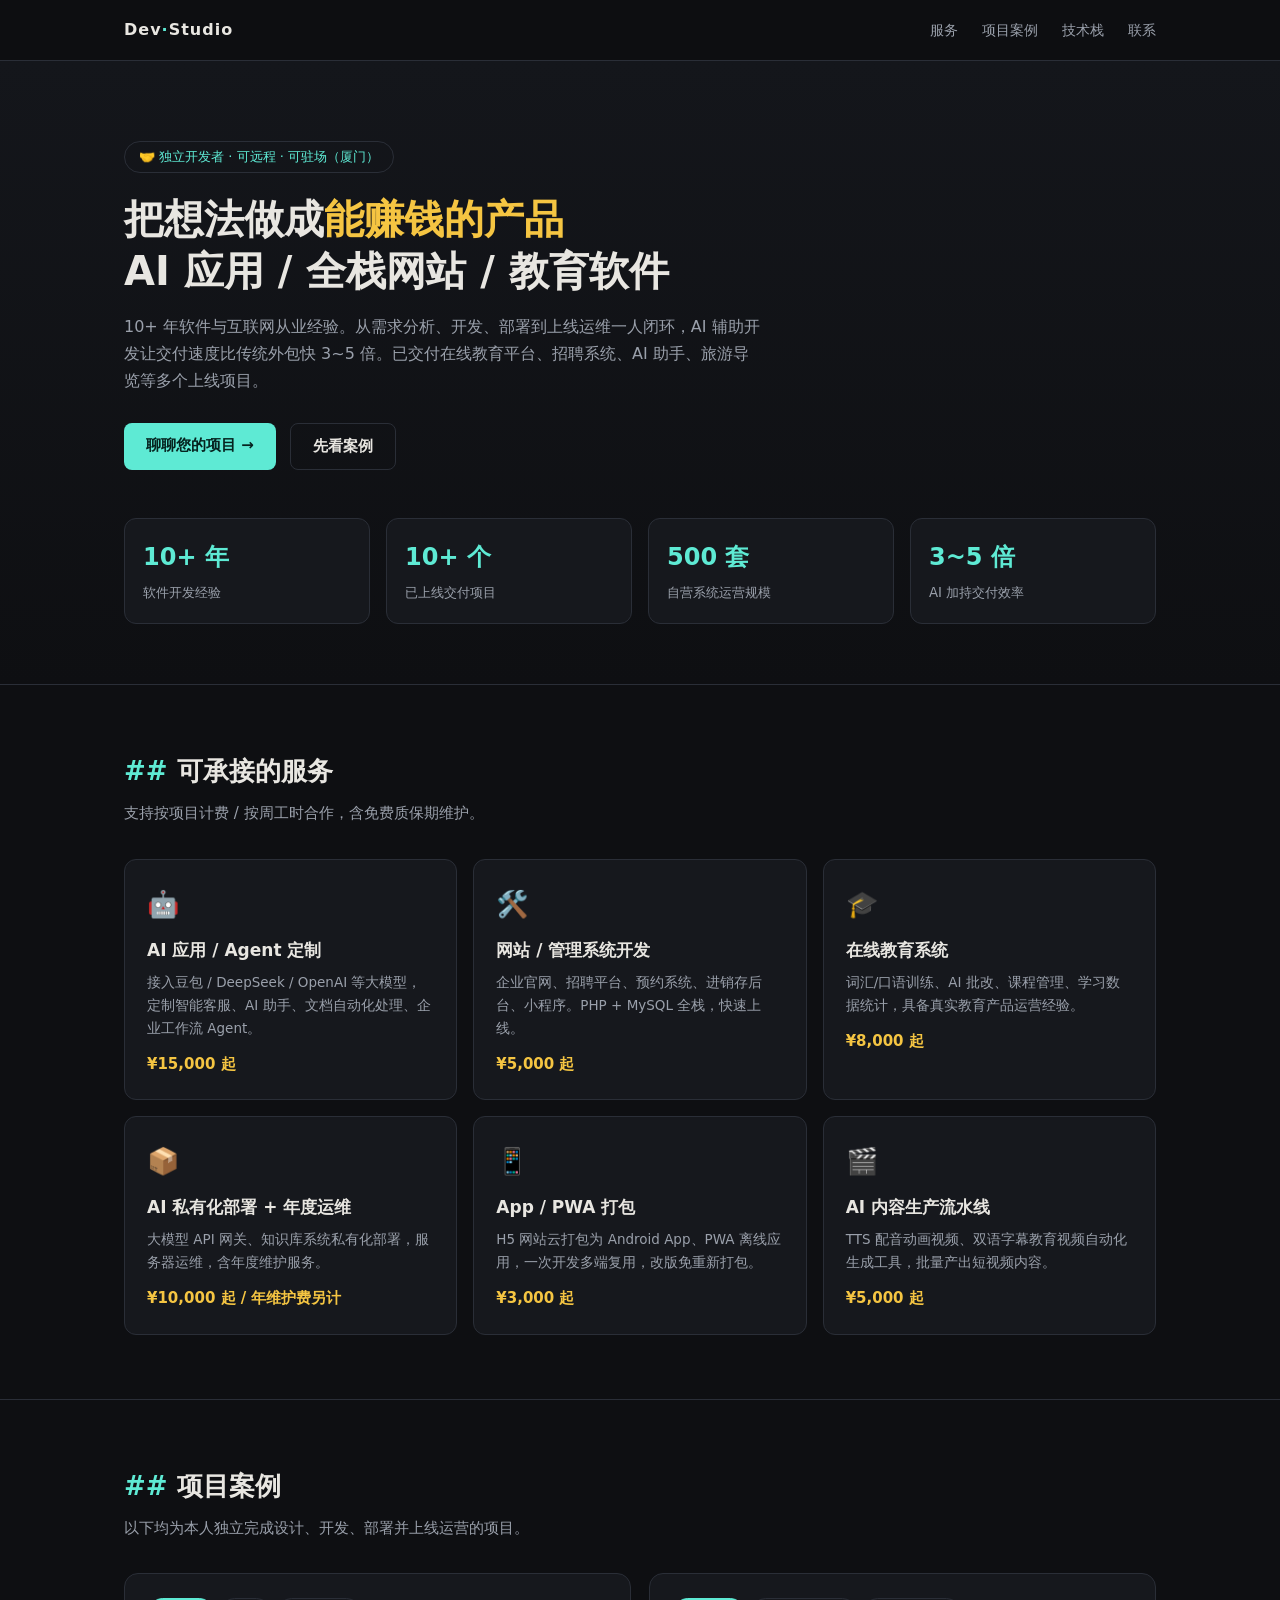
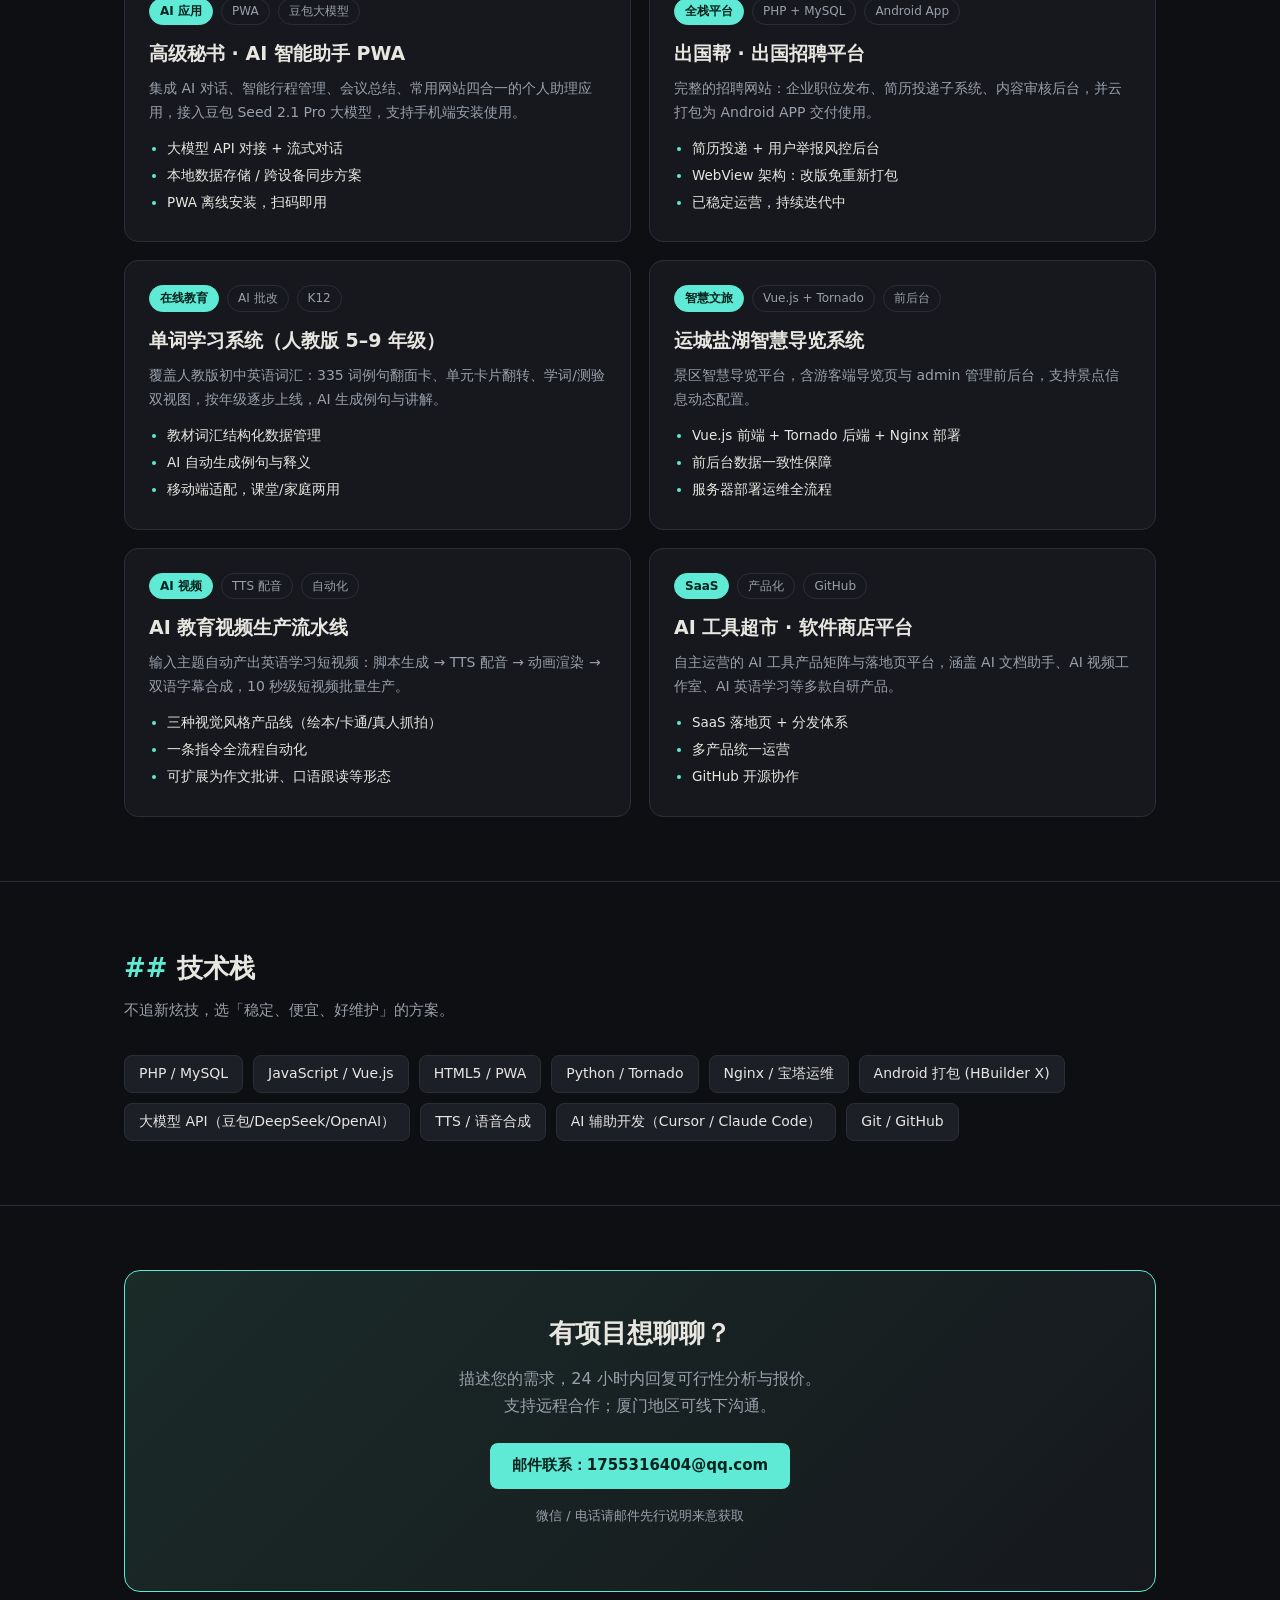
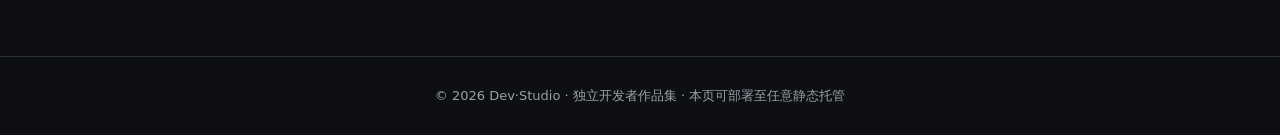
<file: index.html>
<!DOCTYPE html>
<html lang="zh-CN" data-page-node-id="2DWvKpeFvt3JDamtq76N86">
<head data-page-node-id="AHfxKcSWxjbPJThWSnBarW">
<meta charset="UTF-8" data-page-node-id="seCX6jJGgoo27kWespyT9x">
<meta name="viewport" content="width=device-width, initial-scale=1.0" data-page-node-id="RSqaLWivMlK2ojDaXmQWQA">
<title>张总 · 独立开发者 · AI 应用 & 全栈开发作品集</title>
<style>
  :root{
    --bg:#0e0f12; --panel:#16181d; --panel2:#1c1f26; --line:#2a2e37;
    --txt:#e8e6e1; --muted:#9aa0ab; --accent:#5eead4; --accent2:#f5c542; --link:#7cc4ff;
  }
  *{margin:0;padding:0;box-sizing:border-box}
  body{background:var(--bg);color:var(--txt);font-family:"PingFang SC","Microsoft YaHei",system-ui,sans-serif;line-height:1.7}
  a{color:var(--link);text-decoration:none}
  .wrap{max-width:1080px;margin:0 auto;padding:0 24px}

  /* Nav */
  nav{position:sticky;top:0;background:rgba(14,15,18,.92);backdrop-filter:blur(8px);border-bottom:1px solid var(--line);z-index:10}
  nav .wrap{display:flex;align-items:center;justify-content:space-between;height:60px}
  .logo{font-weight:700;letter-spacing:1px}
  .logo span{color:var(--accent)}
  nav ul{display:flex;gap:24px;list-style:none}
  nav a{color:var(--muted);font-size:14px}
  nav a:hover{color:var(--txt)}

  /* Hero */
  header{padding:80px 0 60px;border-bottom:1px solid var(--line);background:linear-gradient(180deg,#14161b 0%,var(--bg) 100%)}
  .tagline{display:inline-block;border:1px solid var(--line);border-radius:999px;padding:4px 14px;font-size:13px;color:var(--accent);margin-bottom:20px}
  h1{font-size:40px;line-height:1.3;font-weight:800}
  h1 em{font-style:normal;color:var(--accent2)}
  .sub{color:var(--muted);margin-top:16px;max-width:640px;font-size:16px}
  .hero-cta{margin-top:28px;display:flex;gap:14px;flex-wrap:wrap}
  .btn{display:inline-block;padding:10px 22px;border-radius:8px;font-size:15px;font-weight:600}
  .btn-primary{background:var(--accent);color:#06231f}
  .btn-ghost{border:1px solid var(--line);color:var(--txt)}
  .stats{display:grid;grid-template-columns:repeat(4,1fr);gap:16px;margin-top:48px}
  .stat{background:var(--panel);border:1px solid var(--line);border-radius:12px;padding:18px}
  .stat b{display:block;font-size:24px;color:var(--accent)}
  .stat small{color:var(--muted)}

  /* Section */
  section{padding:64px 0;border-bottom:1px solid var(--line)}
  h2{font-size:26px;margin-bottom:8px}
  h2::before{content:"## ";color:var(--accent)}
  .sec-desc{color:var(--muted);margin-bottom:32px;font-size:15px}

  /* Services */
  .services{display:grid;grid-template-columns:repeat(3,1fr);gap:16px}
  .service{background:var(--panel);border:1px solid var(--line);border-radius:12px;padding:22px}
  .service .ico{font-size:26px}
  .service h3{font-size:17px;margin:10px 0 6px}
  .service p{font-size:13.5px;color:var(--muted)}
  .service .price{margin-top:12px;color:var(--accent2);font-weight:700;font-size:15px}

  /* Projects */
  .projects{display:grid;grid-template-columns:1fr 1fr;gap:18px}
  .project{background:var(--panel);border:1px solid var(--line);border-radius:14px;padding:24px;transition:.2s}
  .project:hover{border-color:var(--accent);transform:translateY(-2px)}
  .project .meta{display:flex;gap:8px;flex-wrap:wrap;margin-bottom:12px}
  .chip{font-size:12px;color:var(--muted);border:1px solid var(--line);border-radius:999px;padding:2px 10px}
  .chip.hl{color:#06231f;background:var(--accent);border-color:var(--accent);font-weight:600}
  .project h3{font-size:19px;margin-bottom:8px}
  .project p{font-size:14px;color:var(--muted)}
  .project ul{margin:12px 0 0 18px;font-size:13.5px;color:var(--txt)}
  .project li{margin-bottom:4px}
  .project li::marker{color:var(--accent)}

  /* Stack */
  .stack{display:flex;flex-wrap:wrap;gap:10px}
  .stack span{background:var(--panel2);border:1px solid var(--line);border-radius:8px;padding:6px 14px;font-size:14px}

  /* Contact */
  .contact-box{background:linear-gradient(135deg,#1a2b28,#16181d);border:1px solid var(--accent);border-radius:16px;padding:40px;text-align:center}
  .contact-box h2::before{content:""}
  .contact-box p{color:var(--muted);margin:10px 0 24px}

  footer{padding:28px 0;color:var(--muted);font-size:13px;text-align:center}

  @media(max-width:768px){
    h1{font-size:28px}
    .services,.projects{grid-template-columns:1fr}
    .stats{grid-template-columns:repeat(2,1fr)}
    nav ul{display:none}
  }
</style>
</head>
<body data-page-node-id="MJN3TFmi7J4aCPXH2RxhFQ">

<nav data-page-node-id="lVT7PIKDT1yalM5jepzpSy">
  <div class="wrap" data-page-node-id="nrDcl8BNeHjnNWrHAdICu5">
    <div class="logo" data-page-node-id="fRNZzEeyJ8oXDDxb2BMBCv">Dev<span data-page-node-id="gj3TfNGTCkNKzjDJpZVipL">·</span>Studio</div>
    <ul data-page-node-id="Vehu5q4G8G997wJ48m5oov">
      <li data-page-node-id="Fv4wBGCA7cJylRzQuHfCAJ"><a href="#services" data-page-node-id="b5ZnuXLTNHLMkGGXwYdaxj">服务</a></li>
      <li data-page-node-id="yYCS6auAHKk9ycacBGXeXp"><a href="#projects" data-page-node-id="8YdvCNBTx1GHh05MxRke0v">项目案例</a></li>
      <li data-page-node-id="JuFU5Gb6nD0to054Um5TgE"><a href="#stack" data-page-node-id="kaBSIDY9GCJSLzALTb0OLW">技术栈</a></li>
      <li data-page-node-id="v35KqCyzb2D72f8ITX65Qs"><a href="#contact" data-page-node-id="B4lgQh16IjEWTCb0PI2iJK">联系</a></li>
    </ul>
  </div>
</nav>

<header data-page-node-id="CGxs3tP2GRhjoB2uHKUk94">
  <div class="wrap" data-page-node-id="3CRjpbAjNg6sYWAie0Aka8">
    <span class="tagline" data-page-node-id="Q1iwKLWMeeaGPRJFFcuMId">🤝 独立开发者 · 可远程 · 可驻场（厦门）</span>
    <h1 data-page-node-id="Gxr1DK8h9ET4KoVlHjXRdV">把想法做成<em data-page-node-id="q8QcIwE13HxqVudxp7WwjA">能赚钱的产品</em><br data-page-node-id="8ezrimoa8fyCN2HlHNcxqS">AI 应用 / 全栈网站 / 教育软件</h1>
    <p class="sub" data-page-node-id="Fx0wTVgLSTqX3iGgucKS1x">10+ 年软件与互联网从业经验。从需求分析、开发、部署到上线运维一人闭环，AI 辅助开发让交付速度比传统外包快 3~5 倍。已交付在线教育平台、招聘系统、AI 助手、旅游导览等多个上线项目。</p>
    <div class="hero-cta" data-page-node-id="y89UoSjGjqQ3HfM6vkudgj">
      <a class="btn btn-primary" href="#contact" data-page-node-id="RfbrFZxFTfUoEwIIlaJFOv">聊聊您的项目 →</a>
      <a class="btn btn-ghost" href="#projects" data-page-node-id="RVGk8LiPrzMaf4lRIqrrs0">先看案例</a>
    </div>
    <div class="stats" data-page-node-id="q3LXe1b787oreMXeZR5pbE">
      <div class="stat" data-page-node-id="Cs372ruRONUEMvVSQmN3Ud"><b data-page-node-id="HO8oEwhfXCVZzyJPeQZNrP">10+ 年</b><small data-page-node-id="n8T6lRaNmJCzCvqYL9lCMR">软件开发经验</small></div>
      <div class="stat" data-page-node-id="HnxFl2CfSlLhrQK6eKAIuL"><b data-page-node-id="DwXMBGcXEXXb7Qu15hVJ3i">10+ 个</b><small data-page-node-id="CLuzjmpeheO6DxKLzADTRs">已上线交付项目</small></div>
      <div class="stat" data-page-node-id="Gue6HaK3Kv4VQW7nIt5iwX"><b data-page-node-id="BHbSZ1c7LzXUb3j1xH3psD">500 套</b><small data-page-node-id="ng54VBhzVJIy9q0StHktdr">自营系统运营规模</small></div>
      <div class="stat" data-page-node-id="NEJN8ELgwzc6iIw3rGe1Vu"><b data-page-node-id="M6K6dahl8FTXj3mRdWEd2r">3~5 倍</b><small data-page-node-id="0S2y6qfMWFL6bMs3xssy18">AI 加持交付效率</small></div>
    </div>
  </div>
</header>

<section id="services" data-page-node-id="vaucvHnOzHFBAVMA6D7P7a">
  <div class="wrap" data-page-node-id="gsHiqrmn5pchWdKVfbDmEA">
    <h2 data-page-node-id="kkQRto63jmFnxdgYMcEztR">可承接的服务</h2>
    <p class="sec-desc" data-page-node-id="zNOB9ofFjYi4XnYJ1GqEHr">支持按项目计费 / 按周工时合作，含免费质保期维护。</p>
    <div class="services" data-page-node-id="BW1bH2sh8V7Q26SvLyGdvJ">
      <div class="service" data-page-node-id="8WNDL3pFObzKFotbtX7AK6">
        <div class="ico" data-page-node-id="VisvrLRgOze1OXhEL2OHU3">🤖</div>
        <h3 data-page-node-id="Ijf06RAcSbc2Xo2p7BFQwp">AI 应用 / Agent 定制</h3>
        <p data-page-node-id="iiLDxvHPKYws2YqzeW5Tbe">接入豆包 / DeepSeek / OpenAI 等大模型，定制智能客服、AI 助手、文档自动化处理、企业工作流 Agent。</p>
        <div class="price" data-page-node-id="pFkF8mPyT0qegTX1VlfcId">¥15,000 起</div>
      </div>
      <div class="service" data-page-node-id="fTDqjcwk2TxEUqsQsCVygV">
        <div class="ico" data-page-node-id="JmMs4UjEjXro5W2rG1pov1">🛠️</div>
        <h3 data-page-node-id="uWLDW341HTkzdEFWy9CBFG">网站 / 管理系统开发</h3>
        <p data-page-node-id="xYIXARqSeQgWtU7l04kDiL">企业官网、招聘平台、预约系统、进销存后台、小程序。PHP + MySQL 全栈，快速上线。</p>
        <div class="price" data-page-node-id="EJ7XEl4Ub8hZ04kxN6vdNy">¥5,000 起</div>
      </div>
      <div class="service" data-page-node-id="RMg0YncEOD1EpfLg1SGCoT">
        <div class="ico" data-page-node-id="xb7MwDi2Z33l8yR0UDLcbt">🎓</div>
        <h3 data-page-node-id="MGKfw7ilMce5tkW5oROREA">在线教育系统</h3>
        <p data-page-node-id="dbIksv0xgTSQY68zRxgEyG">词汇/口语训练、AI 批改、课程管理、学习数据统计，具备真实教育产品运营经验。</p>
        <div class="price" data-page-node-id="YyDcXDAliB4FxVpbnuGZTk">¥8,000 起</div>
      </div>
      <div class="service" data-page-node-id="JRzuluNAFzo6XGMKUKHOyp">
        <div class="ico" data-page-node-id="eomAhzfeCeT6hRHPZrAupv">📦</div>
        <h3 data-page-node-id="k4vqwu0qQCe1UfGl2PCkEi">AI 私有化部署 + 年度运维</h3>
        <p data-page-node-id="Id9d08nu8qzEQpbpjWANU9">大模型 API 网关、知识库系统私有化部署，服务器运维，含年度维护服务。</p>
        <div class="price" data-page-node-id="6Xl8AuC3frDGx75bPhHPhj">¥10,000 起 / 年维护费另计</div>
      </div>
      <div class="service" data-page-node-id="hTTAW2EQeAfGsLGiKoFsl0">
        <div class="ico" data-page-node-id="L7FPeKCZUb4ChgmMkAJYIS">📱</div>
        <h3 data-page-node-id="Z2Cpqk2pNmhk8dWHdHoimg">App / PWA 打包</h3>
        <p data-page-node-id="CiZNgPrl95H0EDoJjWFRVA">H5 网站云打包为 Android App、PWA 离线应用，一次开发多端复用，改版免重新打包。</p>
        <div class="price" data-page-node-id="Tg2G81LR4RTTqDo9vjttiz">¥3,000 起</div>
      </div>
      <div class="service" data-page-node-id="9bdY6FHXlbleOQF21BcCQM">
        <div class="ico" data-page-node-id="7AyEJRzK1Mu71AcbYMDr2p">🎬</div>
        <h3 data-page-node-id="xotowt5PMSkYFm94i2xZYD">AI 内容生产流水线</h3>
        <p data-page-node-id="cFNN10JrEFkOHOOVLfbWaP">TTS 配音动画视频、双语字幕教育视频自动化生成工具，批量产出短视频内容。</p>
        <div class="price" data-page-node-id="1nzhwsnNZENhsi5cXY9xkf">¥5,000 起</div>
      </div>
    </div>
  </div>
</section>

<section id="projects" data-page-node-id="FgCElYr8TY0JjlZBUVK9rE">
  <div class="wrap" data-page-node-id="beBJSr2cG4HHK1EZC8zKFR">
    <h2 data-page-node-id="HM5NNUZLGTGRKFZA2xvRGO">项目案例</h2>
    <p class="sec-desc" data-page-node-id="lZ44I1s4dL0HzinbPxBfTs">以下均为本人独立完成设计、开发、部署并上线运营的项目。</p>
    <div class="projects" data-page-node-id="r0G87Y0fp8wq0nmFWc1cco">

      <div class="project" data-page-node-id="XWe2KXOS7MrHU6Cg2yFf6b">
        <div class="meta" data-page-node-id="dYxveE0wVS7bS5YEOf8fmL"><span class="chip hl" data-page-node-id="jyJbTOsIJT9mdj22hC8rXF">AI 应用</span><span class="chip" data-page-node-id="x3GIDlcR0bvnhJYF66bL2q">PWA</span><span class="chip" data-page-node-id="wb2XpnShBF8bF4HizPTOPX">豆包大模型</span></div>
        <h3 data-page-node-id="pHCuUQ5Cfsrh5ipjrrCjQZ">高级秘书 · AI 智能助手 PWA</h3>
        <p data-page-node-id="ovnDYyaVxADSFU7X5C2Q49">集成 AI 对话、智能行程管理、会议总结、常用网站四合一的个人助理应用，接入豆包 Seed 2.1 Pro 大模型，支持手机端安装使用。</p>
        <ul data-page-node-id="HcYDUk2fIN1BUCEwbVKlNj">
          <li data-page-node-id="ez8t4tQIodyOTKD4gt9C8a">大模型 API 对接 + 流式对话</li>
          <li data-page-node-id="6fbi5GVmknbhPvgHGSXPqW">本地数据存储 / 跨设备同步方案</li>
          <li data-page-node-id="1bGIL1A67MuRsHspI4BPhY">PWA 离线安装，扫码即用</li>
        </ul>
      </div>

      <div class="project" data-page-node-id="GeiMEWqZ03sbMtqdy1KZgG">
        <div class="meta" data-page-node-id="VOzKjjKcybLgVNcYg3Os55"><span class="chip hl" data-page-node-id="qYVJ9XupozuZOAZAKOnczf">全栈平台</span><span class="chip" data-page-node-id="hZrNFE0vn7FRPhk0WFx3JW">PHP + MySQL</span><span class="chip" data-page-node-id="lRayEDPwdfoiJ3J3SWCHmO">Android App</span></div>
        <h3 data-page-node-id="qDj4usu2GUwzwg7jpEztCb">出国帮 · 出国招聘平台</h3>
        <p data-page-node-id="DPUsJPybWD56eewe5l4AMW">完整的招聘网站：企业职位发布、简历投递子系统、内容审核后台，并云打包为 Android APP 交付使用。</p>
        <ul data-page-node-id="3CdBXbcFmYetygEP2TDAwY">
          <li data-page-node-id="FRGHADZO2GxCr7241fQWcx">简历投递 + 用户举报风控后台</li>
          <li data-page-node-id="WxIzR7mW5UQmyWqqsVdQc4">WebView 架构：改版免重新打包</li>
          <li data-page-node-id="DVxp5jH46sjNCCvWo1WU80">已稳定运营，持续迭代中</li>
        </ul>
      </div>

      <div class="project" data-page-node-id="nH576pSWTJAigaNGaYFutS">
        <div class="meta" data-page-node-id="Ox7axjHfdQKjglVqCSxYMI"><span class="chip hl" data-page-node-id="4OdkuL8FStbUCT7KfJ9gWx">在线教育</span><span class="chip" data-page-node-id="P8EnJ0MxqhbDwuAOiGDXUn">AI 批改</span><span class="chip" data-page-node-id="rhiP0meocdeRXtQYvlloNU">K12</span></div>
        <h3 data-page-node-id="h09DDCzfEmx0wX20A1zyUY">单词学习系统（人教版 5–9 年级）</h3>
        <p data-page-node-id="cVrVjwlFRVOMy34iTGE2Rq">覆盖人教版初中英语词汇：335 词例句翻面卡、单元卡片翻转、学词/测验双视图，按年级逐步上线，AI 生成例句与讲解。</p>
        <ul data-page-node-id="eZYOrVEN25qQcqebQyCswl">
          <li data-page-node-id="vb1YWBSSy7toxwest1Rkv3">教材词汇结构化数据管理</li>
          <li data-page-node-id="nMqNwsNFRdVBnlFzNm4rOb">AI 自动生成例句与释义</li>
          <li data-page-node-id="tfqjpzF6jHvALRaUtqHmvF">移动端适配，课堂/家庭两用</li>
        </ul>
      </div>

      <div class="project" data-page-node-id="AHebXzVOCbVYYLoFSLMwlv">
        <div class="meta" data-page-node-id="5ncpr0d86nqCL0LcFZ8TmJ"><span class="chip hl" data-page-node-id="MDkTTHpeYxOwzVIZ55M6LC">智慧文旅</span><span class="chip" data-page-node-id="R679O66NnEUml7W2XeIAno">Vue.js + Tornado</span><span class="chip" data-page-node-id="LtVdxT8Pd33LX9cIiOgo0U">前后台</span></div>
        <h3 data-page-node-id="B9x4pUOA7ZBywmnAjZsx5X">运城盐湖智慧导览系统</h3>
        <p data-page-node-id="5ZrxJHWPc9JutbvSqxnhlL">景区智慧导览平台，含游客端导览页与 admin 管理前后台，支持景点信息动态配置。</p>
        <ul data-page-node-id="LrYiy6Vb0i02oM2RKIdBom">
          <li data-page-node-id="Ow6wpig65OD8S9GI5r7hy1">Vue.js 前端 + Tornado 后端 + Nginx 部署</li>
          <li data-page-node-id="fo3W6bGMzOS0QXfwCPM9fx">前后台数据一致性保障</li>
          <li data-page-node-id="b5dqH0RpFIKLwUnGBwbaD1">服务器部署运维全流程</li>
        </ul>
      </div>

      <div class="project" data-page-node-id="QUYIzfwZNQQzNfojhz8Uo8">
        <div class="meta" data-page-node-id="zw8vp4tCUnxZVuY1PRofV6"><span class="chip hl" data-page-node-id="ORpqxDVt7jP4ZIExJas9jR">AI 视频</span><span class="chip" data-page-node-id="FgG7EG4bO0HZzJtAia9TF9">TTS 配音</span><span class="chip" data-page-node-id="sxLJX9DAwLt7mM1kRRFydL">自动化</span></div>
        <h3 data-page-node-id="JjUmTHyTk3noYx8qUXeyPJ">AI 教育视频生产流水线</h3>
        <p data-page-node-id="ubIfi07vWLthWzke5rkqAp">输入主题自动产出英语学习短视频：脚本生成 → TTS 配音 → 动画渲染 → 双语字幕合成，10 秒级短视频批量生产。</p>
        <ul data-page-node-id="2FfUpaBDynf7P1lrPH5JES">
          <li data-page-node-id="jI5mEMKlTXF7AhAF2gwFUu">三种视觉风格产品线（绘本/卡通/真人抓拍）</li>
          <li data-page-node-id="4MI4z7hY1ZBE9ysnpidIzX">一条指令全流程自动化</li>
          <li data-page-node-id="Ph1pEq7AH0lKZycVtY9FiH">可扩展为作文批讲、口语跟读等形态</li>
        </ul>
      </div>

      <div class="project" data-page-node-id="lHcLrFf9NzEsVzphdrxLGx">
        <div class="meta" data-page-node-id="dHYhfkxaXDhcQQyDeBDYyl"><span class="chip hl" data-page-node-id="FMYJ0m9g9EuakTZvrgM9vB">SaaS</span><span class="chip" data-page-node-id="HLwTIc8pB3Qq2aGHix6gC3">产品化</span><span class="chip" data-page-node-id="V3FAaKeuZ3km1M4Mk5RN2j">GitHub</span></div>
        <h3 data-page-node-id="2PhN99xByfJSrazHE915Nw">AI 工具超市 · 软件商店平台</h3>
        <p data-page-node-id="uTQzmIEYnJej4OJr9WY1eE">自主运营的 AI 工具产品矩阵与落地页平台，涵盖 AI 文档助手、AI 视频工作室、AI 英语学习等多款自研产品。</p>
        <ul data-page-node-id="eeHTU65sYJMGec2svjPe2o">
          <li data-page-node-id="UxbSx6FHE8Sanwin3b0NFd">SaaS 落地页 + 分发体系</li>
          <li data-page-node-id="vyKunvze5rhnV1o8IO0LVF">多产品统一运营</li>
          <li data-page-node-id="XREaZajdhnLgEcP8BNhfrC">GitHub 开源协作</li>
        </ul>
      </div>

    </div>
  </div>
</section>

<section id="stack" data-page-node-id="KJTlVRh2sOOauhvHzZF7TB">
  <div class="wrap" data-page-node-id="RHVrAXAYmUsdLL44Lbon7U">
    <h2 data-page-node-id="R9kF1rL8nBPvGf3ZiErCks">技术栈</h2>
    <p class="sec-desc" data-page-node-id="vVmpmku9Lo902AWGhU58By">不追新炫技，选「稳定、便宜、好维护」的方案。</p>
    <div class="stack" data-page-node-id="1Bb76vQYTgn9uTilnyTsQR">
      <span data-page-node-id="a6huklWFYffJqrVeFHZgdH">PHP / MySQL</span><span data-page-node-id="siDjCIZr0fEopLDvYLP8Fg">JavaScript / Vue.js</span><span data-page-node-id="xsWz7q20kI6iG2vaqAyeum">HTML5 / PWA</span>
      <span data-page-node-id="ISCuLTv0tk7RkUrMywqFph">Python / Tornado</span><span data-page-node-id="wpevLMbmVe7VYKVyJTFDbi">Nginx / 宝塔运维</span><span data-page-node-id="sELt1iZZPsKiY6dGyIAjs4">Android 打包 (HBuilder X)</span>
      <span data-page-node-id="E88GMi4qoZohFWkmTIQIM1">大模型 API（豆包/DeepSeek/OpenAI）</span><span data-page-node-id="8tNebjSioE0VlG47cT0FZi">TTS / 语音合成</span>
      <span data-page-node-id="cT7ZAXNaD8RxLnAZDWFOAD">AI 辅助开发（Cursor / Claude Code）</span><span data-page-node-id="a3s7sMhxjklDPkRADodgKp">Git / GitHub</span>
    </div>
  </div>
</section>

<section id="contact" data-page-node-id="qib7qUR0IYWboz7UK9OKB2">
  <div class="wrap" data-page-node-id="lDA1x3FiLUSVibVHkE4o2O">
    <div class="contact-box" data-page-node-id="xc5RBNkKDaNw4eMuNjyZFt">
      <h2 data-page-node-id="vS51LzKi76tDPSQcRQnwHo">有项目想聊聊？</h2>
      <p data-page-node-id="CETkHKF2YP9QxFC27tGEdE">描述您的需求，24 小时内回复可行性分析与报价。<br data-page-node-id="4oZ0EtWedatObncTvaSwyo">支持远程合作；厦门地区可线下沟通。</p>
      <a class="btn btn-primary" href="mailto:1755316404@qq.com" data-page-node-id="7bou5Gg2MBH6INwK82b7XC">邮件联系：1755316404@qq.com</a>
      <p style="margin-top:16px;font-size:13px" data-page-node-id="qMWxbZKf26aC5cBP2bJt6z">微信 / 电话请邮件先行说明来意获取</p>
    </div>
  </div>
</section>

<footer data-page-node-id="u5AOdYPKJorQHOnyJsRAhL">© 2026 Dev·Studio · 独立开发者作品集 · 本页可部署至任意静态托管</footer>

</body>
</html>
</file>
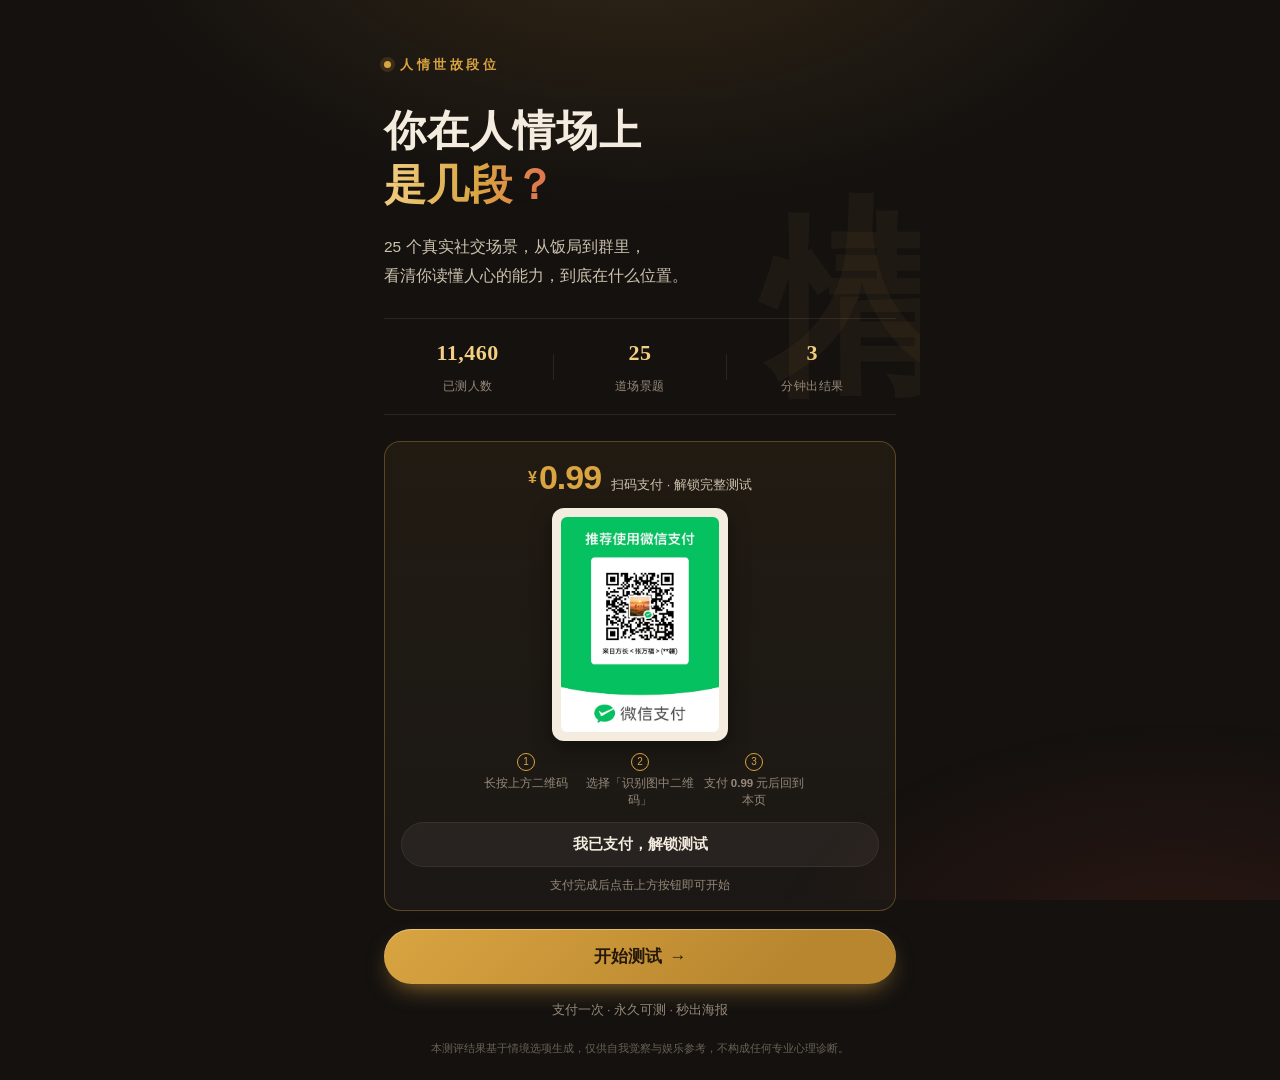
<file: renqing/index.html>
<!DOCTYPE html>
<html lang="zh-CN">
<head>
<meta charset="UTF-8">
<meta name="viewport" content="width=device-width, initial-scale=1, viewport-fit=cover">
<meta name="theme-color" content="#14110f">
<title>人情世故段位测试 · 3 分钟测出你在人际场上的段位</title>
<meta name="description" content="25 道真实社交场景，测出你在人情场上的段位——从「初入江湖」到「无招胜有招」。3 分钟出结果，附五维画像与提升建议。">
<meta name="keywords" content="人情世故,段位测试,性格测试,社交能力测试,情商测试,人情世故段位">
<meta property="og:title" content="人情世故段位测试 · 你在人际场上是几段？">
<meta property="og:description" content="25 道真实社交场景，3 分钟测出你的人际段位。">
<meta property="og:type" content="website">
<link rel="icon" href="data:image/svg+xml,<svg xmlns='http://www.w3.org/2000/svg' viewBox='0 0 100 100'><text y='.9em' font-size='90'>🀄</text></svg>">
<link rel="stylesheet" href="css/style.css">
</head>
<body>

<div id="app">

  <!-- ============ 封面 ============ -->
  <section id="view-cover" class="view is-active">
    <div class="cover-bg" aria-hidden="true"></div>

    <div class="cover-inner">
      <div class="brand-row">
        <span class="brand-dot"></span>
        <span class="brand-text" id="brandName">人情世故段位</span>
      </div>

      <h1 class="cover-title">
        你在人情场上<br><em>是几段？</em>
      </h1>

      <p class="cover-sub">
        25 个真实社交场景，从饭局到群里，<br>
        看清你读懂人心的能力，到底在什么位置。
      </p>

      <div class="cover-stats">
        <div class="stat">
          <b id="statUsers">—</b>
          <span>已测人数</span>
        </div>
        <div class="stat-line"></div>
        <div class="stat">
          <b>25</b>
          <span>道场景题</span>
        </div>
        <div class="stat-line"></div>
        <div class="stat">
          <b>3</b>
          <span>分钟出结果</span>
        </div>
      </div>

      <!-- 支付区（config.requirePayment 为 true 且非免密模式时显示） -->
      <div class="pay-box" id="payBox" hidden>
        <div class="pay-head">
          <span class="pay-price"><i>¥</i><b id="payPrice">0.99</b></span>
          <span class="pay-label">扫码支付 · 解锁完整测试</span>
        </div>
        <div class="qr-wrap">
          <img id="payQrImg" src="" alt="收款二维码" draggable="false">
        </div>
        <ol class="pay-steps">
          <li>长按上方二维码</li>
          <li>选择「识别图中二维码」</li>
          <li>支付 <b id="payPrice2">0.99</b> 元后回到本页</li>
        </ol>
        <button id="paidBtn" class="btn btn-ghost btn-paid" type="button">
          我已支付，解锁测试
        </button>
        <p class="pay-hint" id="payHint">支付完成后点击上方按钮即可开始</p>
      </div>

      <!-- 密码区（config.requirePassword 为 true 且支付未开时显示） -->
      <div class="pass-box" id="passBox" hidden>
        <label class="pass-label" for="passInput">输入测试密码</label>
        <div class="pass-row">
          <input id="passInput" type="text" inputmode="text" autocomplete="off"
                 placeholder="例如 RQ-8F3K2A" maxlength="20">
          <button id="passBtn" class="btn btn-ghost" type="button">验证</button>
        </div>
        <p class="pass-hint" id="passHint">密码由发放渠道提供，一码一次</p>
      </div>

      <button id="startBtn" class="btn btn-primary btn-lg" type="button">
        开始测试 <span class="arrow">→</span>
      </button>

      <p class="cover-note">
        <span id="coverNoteText">无需注册 · 结果本地生成 · 秒出海报</span>
      </p>
    </div>

    <div class="cover-foot">
      <p id="coverDisclaimer"></p>
    </div>
  </section>

  <!-- ============ 答题 ============ -->
  <section id="view-quiz" class="view">
    <header class="quiz-head">
      <button id="backBtn" class="icon-btn" type="button" aria-label="上一题">←</button>
      <div class="progress-wrap">
        <div class="progress-bar"><i id="progressFill"></i></div>
      </div>
      <div class="quiz-count"><b id="curNo">1</b><span>/25</span></div>
    </header>

    <div class="quiz-body">
      <p class="quiz-kicker" id="quizDim">场景 · 察言观色</p>
      <h2 class="quiz-title" id="quizText">题目加载中…</h2>
      <div class="opt-list" id="optList"></div>
    </div>

    <footer class="quiz-foot">
      <span class="quiz-tip">凭第一直觉选择，不用反复斟酌</span>
    </footer>
  </section>

  <!-- ============ 计算中 ============ -->
  <section id="view-loading" class="view view-center">
    <div class="loading-wrap">
      <div class="loading-ring"><span></span><span></span><span></span></div>
      <h3 class="loading-title" id="loadingText">正在解析你的人情底色…</h3>
      <p class="loading-sub">比对常模数据，生成专属画像</p>
    </div>
  </section>

  <!-- ============ 结果 ============ -->
  <section id="view-result" class="view">
    <div class="result-head" id="resultHead">
      <div class="rank-emoji" id="rankEmoji">🎴</div>
      <div class="rank-code" id="rankCode">初入江湖</div>
      <h2 class="rank-name" id="rankName">人情小白</h2>
      <p class="rank-tag" id="rankTag"></p>
      <div class="beat-badge">
        你击败了 <b id="beatPct">—</b> 的测试者
      </div>
    </div>

    <div class="card">
      <h3 class="card-title"><span class="tick"></span>你的段位画像</h3>
      <p class="rank-desc" id="rankDesc"></p>
    </div>

    <div class="card">
      <h3 class="card-title"><span class="tick"></span>五维能力分布</h3>
      <div class="dim-list" id="dimList"></div>
      <div class="dim-summary" id="dimSummary"></div>
    </div>

    <div class="card">
      <h3 class="card-title"><span class="tick"></span>你的天然优势</h3>
      <ul class="point-list good" id="strengthList"></ul>
    </div>

    <div class="card">
      <h3 class="card-title"><span class="tick"></span>往上再走一步</h3>
      <ul class="point-list tip" id="adviceList"></ul>
    </div>

    <blockquote class="quote-block" id="quoteBlock"></blockquote>

    <div class="result-actions">
      <button id="posterBtn" class="btn btn-primary btn-lg" type="button">
        生成段位海报
      </button>
      <button id="shareBtn" class="btn btn-ghost btn-lg" type="button">
        分享给朋友
      </button>
      <button id="againBtn" class="btn btn-text" type="button">重新测一次</button>
    </div>

    <p class="result-foot" id="resultFoot"></p>
  </section>

  <!-- ============ 海报弹层 ============ -->
  <div id="posterModal" class="modal" hidden>
    <div class="modal-mask" id="modalMask"></div>
    <div class="modal-panel">
      <div class="modal-head">
        <span>长按图片也可保存</span>
        <button id="modalClose" class="icon-btn" type="button" aria-label="关闭">✕</button>
      </div>
      <div class="poster-scroll">
        <img id="posterImg" alt="段位海报">
      </div>
      <div class="modal-foot">
        <button id="saveImgBtn" class="btn btn-primary btn-lg" type="button">保存到相册</button>
      </div>
      <p class="modal-tip" id="modalTip"></p>
    </div>
  </div>

  <!-- 全局提示 -->
  <div id="toast" class="toast" hidden></div>

</div>

<script src="js/config.js"></script>
<script src="js/questions.js"></script>
<script src="js/results.js"></script>
<script src="js/poster.js"></script>
<script src="js/app.js"></script>
</body>
</html>
</file>
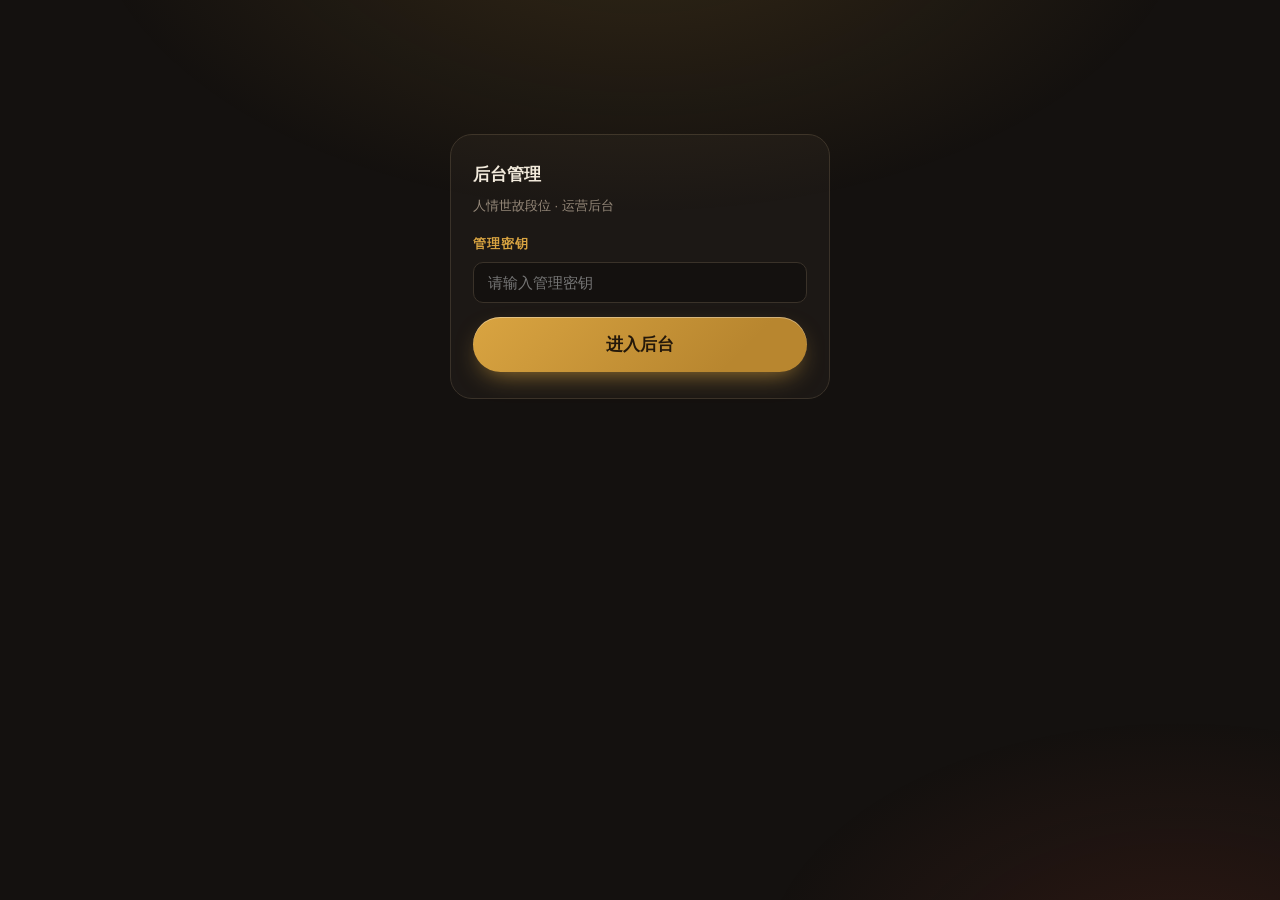
<file: renqing/admin.html>
<!DOCTYPE html>
<html lang="zh-CN">
<head>
<meta charset="UTF-8">
<meta name="viewport" content="width=device-width, initial-scale=1">
<meta name="robots" content="noindex, nofollow">
<title>后台管理 · 人情世故段位</title>
<link rel="stylesheet" href="css/style.css">
<style>
  .admin { max-width: 780px; margin: 0 auto; padding: 26px 18px 60px; }
  .admin-head { display: flex; align-items: center; justify-content: space-between; margin-bottom: 22px; gap: 12px; }
  .admin-head h1 { font-family: var(--serif); font-size: 23px; margin: 0; letter-spacing: 1px; }
  .admin-head h1 small { display: block; font-family: var(--sans); font-size: 11.5px; color: var(--muted); letter-spacing: 2px; font-weight: 400; margin-top: 4px; }

  .login-card { max-width: 380px; margin: 12vh auto 0; padding: 26px 22px; background: var(--ink-2); border: 1px solid var(--line); border-radius: var(--r-lg); }
  .login-card h2 { font-size: 17px; margin: 0 0 6px; }
  .login-card p { font-size: 13px; color: var(--muted); margin: 0 0 18px; }

  .field { margin-bottom: 14px; }
  .field label { display: block; font-size: 12.5px; color: var(--gold); letter-spacing: 1px; margin-bottom: 7px; font-weight: 600; }
  .field input, .field select {
    width: 100%; background: rgba(0,0,0,.28); border: 1px solid var(--line); color: var(--text);
    font-family: inherit; font-size: 15px; padding: 11px 14px; border-radius: 10px; outline: none;
  }
  .field input:focus, .field select:focus { border-color: var(--gold-dim); }
  .field-row { display: flex; gap: 12px; }
  .field-row .field { flex: 1; }

  .tabs { display: flex; gap: 8px; margin-bottom: 18px; flex-wrap: wrap; }
  .tab {
    padding: 9px 18px; border-radius: 999px; border: 1px solid var(--line);
    background: rgba(243,236,223,.04); color: var(--text-2); font-size: 14px; cursor: pointer; font-family: inherit;
  }
  .tab.on { background: rgba(217,164,65,.16); border-color: var(--gold); color: var(--gold-2); font-weight: 600; }

  .panel { background: var(--ink-2); border: 1px solid var(--line-soft); border-radius: var(--r-lg); padding: 20px; margin-bottom: 16px; }
  .panel h3 { font-size: 15px; margin: 0 0 14px; display: flex; align-items: center; gap: 8px; }
  .panel h3::before { content: ""; width: 3px; height: 14px; background: var(--gold); border-radius: 2px; }

  .code-box {
    background: #0d0b09; border: 1px solid var(--line); border-radius: 12px;
    padding: 14px; font-family: ui-monospace, Consolas, monospace; font-size: 13.5px;
    color: var(--gold-2); max-height: 320px; overflow: auto; white-space: pre-wrap;
    line-height: 1.9; letter-spacing: .5px; word-break: break-all;
  }
  .btn-row { display: flex; gap: 10px; flex-wrap: wrap; margin-top: 14px; }
  .btn-sm { padding: 10px 18px; font-size: 14px; }

  .kpi-row { display: flex; gap: 12px; flex-wrap: wrap; margin-bottom: 6px; }
  .kpi { flex: 1 1 130px; background: rgba(217,164,65,.07); border: 1px solid var(--line-soft); border-radius: 14px; padding: 14px; text-align: center; }
  .kpi b { display: block; font-family: var(--serif); font-size: 27px; color: var(--gold-2); }
  .kpi span { font-size: 12px; color: var(--muted); }

  table { width: 100%; border-collapse: collapse; font-size: 13.5px; }
  th, td { text-align: left; padding: 9px 10px; border-bottom: 1px solid var(--line-soft); }
  th { color: var(--muted); font-weight: 500; font-size: 12.5px; }
  td { color: var(--text-2); }

  .notice { font-size: 12.5px; line-height: 1.75; color: var(--muted); background: rgba(217,164,65,.06); border-left: 3px solid var(--gold-dim); padding: 12px 14px; border-radius: 0 10px 10px 0; margin-bottom: 16px; }
  .notice b { color: var(--gold-2); }
  .err { color: var(--red-2); font-size: 13px; margin-top: 10px; }
</style>
</head>
<body>

<div class="admin">

  <!-- 登录 -->
  <div id="loginCard" class="login-card">
    <h2>后台管理</h2>
    <p>人情世故段位 · 运营后台</p>
    <div class="field">
      <label for="keyInput">管理密钥</label>
      <input id="keyInput" type="password" placeholder="请输入管理密钥" autocomplete="off">
    </div>
    <button id="loginBtn" class="btn btn-primary btn-lg" type="button">进入后台</button>
    <p id="loginErr" class="err" hidden></p>
  </div>

  <!-- 面板 -->
  <div id="panel" hidden>
    <div class="admin-head">
      <h1>运营后台<small>REN QING SHI GU · ADMIN</small></h1>
      <button id="logoutBtn" class="icon-btn" type="button" title="退出">⎋</button>
    </div>

    <div class="tabs">
      <button class="tab on" data-tab="pass" type="button">密码管理</button>
      <button class="tab" data-tab="data" type="button">数据统计</button>
      <button class="tab" data-tab="help" type="button">部署说明</button>
    </div>

    <!-- 密码管理 -->
    <section id="tab-pass">
      <div class="notice">
        <b>纯静态模式的说明：</b>当前站点部署在 GitHub Pages，没有服务器，密码池存在
        <code>data/passwords.json</code> 里，所有买家共用同一份。<br>
        流程是：在这里生成一批 → 下载 JSON → 覆盖项目里的 <code>data/passwords.json</code> → 提交更新。
        想要「一码一用、后台看真实数据」，请到「部署说明」里按三步接入 Supabase（免费）。
      </div>

      <div class="panel">
        <h3>批量生成密码</h3>
        <div class="field-row">
          <div class="field">
            <label for="genCount">生成数量</label>
            <input id="genCount" type="number" value="50" min="1" max="2000">
          </div>
          <div class="field">
            <label for="genPrefix">前缀</label>
            <input id="genPrefix" type="text" value="RQ-" maxlength="6">
          </div>
          <div class="field">
            <label for="genLen">随机位数</label>
            <input id="genLen" type="number" value="6" min="4" max="12">
          </div>
        </div>
        <div class="btn-row">
          <button id="genBtn" class="btn btn-primary btn-sm" type="button">生成</button>
          <button id="mergeBtn" class="btn btn-ghost btn-sm" type="button">追加到现有密码池</button>
        </div>
      </div>

      <div class="panel">
        <h3>密码清单</h3>
        <div class="kpi-row">
          <div class="kpi"><b id="kpiTotal">0</b><span>密码总数</span></div>
          <div class="kpi"><b id="kpiUsed">0</b><span>本机已用</span></div>
          <div class="kpi"><b id="kpiLeft">0</b><span>剩余可用</span></div>
        </div>
        <div class="btn-row" style="margin-bottom:12px">
          <button id="loadPoolBtn" class="btn btn-ghost btn-sm" type="button">读取线上密码池</button>
          <button id="copyJsonBtn" class="btn btn-ghost btn-sm" type="button">复制 JSON</button>
          <button id="dlJsonBtn" class="btn btn-ghost btn-sm" type="button">下载 passwords.json</button>
          <button id="dlCsvBtn" class="btn btn-ghost btn-sm" type="button">导出 CSV</button>
        </div>
        <div id="codeBox" class="code-box">尚未生成或读取密码</div>
      </div>
    </section>

    <!-- 数据统计 -->
    <section id="tab-data" hidden>
      <div class="notice" id="dataNotice"></div>
      <div class="panel">
        <h3>总体数据</h3>
        <div class="kpi-row">
          <div class="kpi"><b id="dTotal">0</b><span>完成测试</span></div>
          <div class="kpi"><b id="dAvg">—</b><span>平均分</span></div>
          <div class="kpi"><b id="dTop">—</b><span>最多段位</span></div>
        </div>
      </div>
      <div class="panel">
        <h3>段位分布</h3>
        <table>
          <thead><tr><th>段位</th><th>人数</th><th>占比</th><th>维度趋势</th></tr></thead>
          <tbody id="distBody"><tr><td colspan="4" style="color:var(--muted)">暂无数据</td></tr></tbody>
        </table>
      </div>
      <div class="panel">
        <h3>最近记录</h3>
        <table>
          <thead><tr><th>时间</th><th>总分</th><th>段位</th><th>察言</th><th>分寸</th><th>人情</th><th>话术</th><th>自控</th></tr></thead>
          <tbody id="recentBody"><tr><td colspan="8" style="color:var(--muted)">暂无数据</td></tr></tbody>
        </table>
        <div class="btn-row">
          <button id="exportDataBtn" class="btn btn-ghost btn-sm" type="button">导出全部记录 CSV</button>
          <button id="clearDataBtn" class="btn btn-ghost btn-sm" type="button">清空本机记录</button>
        </div>
      </div>
    </section>

    <!-- 说明 -->
    <section id="tab-help" hidden>
      <div class="panel">
        <h3>上线三步</h3>
        <p style="color:var(--text-2);font-size:14px;line-height:1.9;margin:0">
          1. 把整个 <code>renqing-test</code> 目录推到 GitHub 仓库，Settings → Pages 选 main 分支根目录。<br>
          2. 打开 <code>js/config.js</code>，把 <code>siteUrl</code> 改成你的真实网址（海报上的二维码靠它）。<br>
          3. 改掉 <code>adminKey</code>，生成密码池覆盖 <code>data/passwords.json</code>，完成。
        </p>
      </div>
      <div class="panel">
        <h3>接入 Supabase（一码一用 + 真实数据）</h3>
        <div class="code-box">-- 在 Supabase 的 SQL Editor 里执行
create table rqdw_passwords (
  code   text primary key,
  used   boolean default false,
  used_at timestamptz,
  note   text
);

create table rqdw_results (
  id     bigserial primary key,
  ts     timestamptz default now(),
  total  int,
  rank   text,
  dims   jsonb,
  code   text
);

alter table rqdw_passwords enable row level security;
alter table rqdw_results   enable row level security;

-- 允许匿名读密码（校验用）、匿名写结果
create policy "read pass" on rqdw_passwords for select using (true);
create policy "insert result" on rqdw_results for insert with check (true);
create policy "read result" on rqdw_results for select using (true);</div>
        <p style="color:var(--muted);font-size:13px;line-height:1.8;margin:14px 0 0">
          执行完把 Project URL 和 anon public key 填进 <code>js/config.js</code> 的 <code>supabase</code> 字段即可。
        </p>
      </div>
    </section>

  </div>
</div>

<script src="js/config.js"></script>
<script src="js/questions.js"></script>
<script src="js/results.js"></script>
<script src="js/admin.js"></script>
</body>
</html>
</file>
<file: renqing/css/style.css>
/* ==========================================================
   人情世故段位 · 样式
   深墨底 + 鎏金点缀 + 朱红强调
   ========================================================== */

:root {
  --ink:      #14110f;
  --ink-2:    #1c1815;
  --ink-3:    #262019;
  --line:     #3a3229;
  --line-soft:#2c251e;

  --gold:     #d9a441;
  --gold-2:   #f2cf82;
  --gold-dim: #8b6d2f;
  --red:      #c0442f;
  --red-2:    #e06a52;

  --text:     #f3ecdf;
  --text-2:   #cdc2ae;
  --muted:    #96897a;

  --ok:       #6fae7f;

  --r-sm: 10px;
  --r-md: 16px;
  --r-lg: 22px;

  --serif: "Songti SC", "STSong", "SimSun", Georgia, "Times New Roman", serif;
  --sans: -apple-system, BlinkMacSystemFont, "Segoe UI", "PingFang SC",
          "Hiragino Sans GB", "Microsoft YaHei", "Helvetica Neue", sans-serif;

  --maxw: 560px;
}

* { box-sizing: border-box; -webkit-tap-highlight-color: transparent; }

html, body {
  margin: 0;
  padding: 0;
  background: var(--ink);
  color: var(--text);
  font-family: var(--sans);
  font-size: 16px;
  line-height: 1.65;
  -webkit-font-smoothing: antialiased;
  overscroll-behavior-y: none;
}

body::before {
  content: "";
  position: fixed;
  inset: 0;
  pointer-events: none;
  z-index: 0;
  background:
    radial-gradient(900px 520px at 50% -12%, rgba(217,164,65,.16), transparent 62%),
    radial-gradient(700px 420px at 92% 108%, rgba(192,68,47,.14), transparent 60%);
}

#app {
  position: relative;
  z-index: 1;
  max-width: var(--maxw);
  margin: 0 auto;
  min-height: 100vh;
  min-height: 100dvh;
}

/* ---------------- 视图切换 ---------------- */
.view { display: none; }
.view.is-active { display: block; animation: viewIn .42s cubic-bezier(.22,.8,.3,1); }
.view-center.is-active { display: flex; }

@keyframes viewIn {
  from { opacity: 0; transform: translateY(14px); }
  to   { opacity: 1; transform: none; }
}

/* ---------------- 通用按钮 ---------------- */
.btn {
  appearance: none;
  border: 0;
  font-family: inherit;
  font-size: 16px;
  font-weight: 600;
  border-radius: 999px;
  padding: 13px 24px;
  cursor: pointer;
  transition: transform .16s ease, box-shadow .2s ease, background .2s ease, opacity .2s;
  display: inline-flex;
  align-items: center;
  justify-content: center;
  gap: 8px;
}
.btn:active { transform: scale(.975); }
.btn-lg { width: 100%; padding: 16px 24px; font-size: 17px; }

.btn-primary {
  background: linear-gradient(135deg, var(--gold), #b8862f 78%);
  color: #24180a;
  box-shadow: 0 10px 26px -10px rgba(217,164,65,.75), inset 0 1px 0 rgba(255,255,255,.35);
}
.btn-primary:hover { box-shadow: 0 14px 32px -10px rgba(217,164,65,.9), inset 0 1px 0 rgba(255,255,255,.4); }

.btn-ghost {
  background: rgba(243,236,223,.05);
  color: var(--text);
  border: 1px solid var(--line);
}
.btn-ghost:hover { background: rgba(243,236,223,.1); }

.btn-text {
  background: none;
  color: var(--muted);
  font-weight: 500;
  padding: 10px;
  text-decoration: underline;
  text-underline-offset: 4px;
}
.btn-text:hover { color: var(--text-2); }

.icon-btn {
  appearance: none;
  background: rgba(243,236,223,.05);
  border: 1px solid var(--line);
  color: var(--text-2);
  width: 38px; height: 38px;
  border-radius: 50%;
  font-size: 17px;
  cursor: pointer;
  display: inline-flex; align-items: center; justify-content: center;
  transition: background .2s, color .2s;
  flex: 0 0 auto;
}
.icon-btn:hover { background: rgba(243,236,223,.12); color: var(--text); }

/* ==========================================================
   封面
   ========================================================== */
#view-cover {
  position: relative;
  min-height: 100vh;
  min-height: 100dvh;
  display: none;
  flex-direction: column;
  padding: 0 22px;
}
#view-cover.is-active { display: flex; }

.cover-bg {
  position: absolute; inset: 0;
  overflow: hidden;
  pointer-events: none;
}
.cover-bg::after {
  content: "人情";
  position: absolute;
  right: -34px; top: 42px;
  font-family: var(--serif);
  font-size: 190px;
  font-weight: 700;
  color: rgba(217,164,65,.055);
  writing-mode: vertical-rl;
  letter-spacing: 12px;
  line-height: 1;
}

.cover-inner {
  flex: 1;
  display: flex;
  flex-direction: column;
  justify-content: center;
  padding: 54px 0 18px;
}

.brand-row {
  display: flex; align-items: center; gap: 9px;
  margin-bottom: 30px;
}
.brand-dot {
  width: 7px; height: 7px; border-radius: 50%;
  background: var(--gold);
  box-shadow: 0 0 0 4px rgba(217,164,65,.16);
}
.brand-text {
  font-size: 13px;
  letter-spacing: 3.5px;
  color: var(--gold);
  font-weight: 600;
}

.cover-title {
  font-family: var(--serif);
  font-size: 42px;
  line-height: 1.28;
  font-weight: 700;
  margin: 0 0 20px;
  letter-spacing: 1px;
}
.cover-title em {
  font-style: normal;
  background: linear-gradient(100deg, var(--gold-2), var(--gold) 55%, var(--red-2));
  -webkit-background-clip: text;
  background-clip: text;
  color: transparent;
}

.cover-sub {
  color: var(--text-2);
  font-size: 15.5px;
  line-height: 1.85;
  margin: 0 0 28px;
}

.cover-stats {
  display: flex;
  align-items: center;
  gap: 6px;
  padding: 16px 4px;
  border-top: 1px solid var(--line-soft);
  border-bottom: 1px solid var(--line-soft);
  margin-bottom: 26px;
}
.cover-stats .stat { flex: 1; text-align: center; }
.cover-stats .stat b {
  display: block;
  font-family: var(--serif);
  font-size: 22px;
  color: var(--gold-2);
  letter-spacing: .5px;
}
.cover-stats .stat span { font-size: 11.5px; color: var(--muted); letter-spacing: .5px; }
.cover-stats .stat-line { width: 1px; height: 26px; background: var(--line-soft); flex: 0 0 auto; }

/* 密码区 */
.pass-box {
  margin-bottom: 18px;
  padding: 15px 16px 13px;
  border: 1px solid var(--line);
  border-radius: var(--r-md);
  background: rgba(243,236,223,.035);
}
.pass-label {
  display: block;
  font-size: 12.5px;
  color: var(--gold);
  letter-spacing: 1.5px;
  margin-bottom: 9px;
  font-weight: 600;
}
.pass-row { display: flex; gap: 8px; }
#passInput {
  flex: 1;
  min-width: 0;
  background: rgba(0,0,0,.28);
  border: 1px solid var(--line);
  color: var(--text);
  font-family: var(--sans);
  font-size: 16px;
  letter-spacing: 1.5px;
  padding: 11px 14px;
  border-radius: 999px;
  outline: none;
  transition: border-color .2s, box-shadow .2s;
}
#passInput::placeholder { color: #6b6154; letter-spacing: .5px; }
#passInput:focus { border-color: var(--gold-dim); box-shadow: 0 0 0 3px rgba(217,164,65,.14); }
#passBtn { padding: 11px 20px; flex: 0 0 auto; }

.pass-hint { font-size: 12px; color: var(--muted); margin: 9px 0 0; }
.pass-hint.err { color: var(--red-2); }
.pass-hint.ok  { color: var(--ok); }

/* ---------- 支付区 ---------- */
.pay-box {
  margin-bottom: 18px;
  padding: 18px 16px 15px;
  border: 1px solid rgba(217,164,65,.32);
  border-radius: var(--r-md);
  background: linear-gradient(180deg, rgba(217,164,65,.07), rgba(243,236,223,.03));
  text-align: center;
}
.pay-head {
  display: flex;
  align-items: baseline;
  justify-content: center;
  gap: 10px;
  margin-bottom: 13px;
}
.pay-price {
  color: var(--gold);
  font-weight: 700;
  line-height: 1;
}
.pay-price i {
  font-style: normal;
  font-size: 16px;
  vertical-align: 6px;
  margin-right: 2px;
}
.pay-price b { font-size: 34px; letter-spacing: -1px; }
.pay-label {
  font-size: 13px;
  color: var(--text-2);
  font-weight: 500;
}
.qr-wrap {
  width: 176px;
  margin: 0 auto 12px;
  padding: 9px;
  background: #f3ecdf;
  border-radius: 12px;
  box-shadow: 0 6px 22px rgba(0,0,0,.4);
}
.qr-wrap img {
  display: block;
  width: 100%;
  height: auto;
  border-radius: 6px;
  pointer-events: auto;
  -webkit-touch-callout: default;   /* 允许 iOS 长按识别 */
  -webkit-user-select: none;
  user-select: none;
}
.pay-steps {
  margin: 0 0 13px;
  padding: 0;
  list-style: none;
  counter-reset: step;
  display: flex;
  justify-content: center;
  gap: 6px;
}
.pay-steps li {
  counter-increment: step;
  font-size: 11.5px;
  color: var(--muted);
  line-height: 1.45;
  flex: 1;
  max-width: 108px;
}
.pay-steps li::before {
  content: counter(step);
  display: block;
  width: 16px;
  height: 16px;
  margin: 0 auto 4px;
  border-radius: 50%;
  border: 1px solid var(--gold);
  color: var(--gold);
  font-size: 10px;
  line-height: 15px;
  text-align: center;
}
.btn-paid { width: 100%; padding: 12px; font-size: 14.5px; }
.btn-paid.is-done {
  border-color: var(--ok);
  color: var(--ok);
  pointer-events: none;
}
.pay-hint { font-size: 12px; color: var(--muted); margin: 9px 0 0; }
.pay-hint.err { color: var(--red-2); }
.pay-hint.ok  { color: var(--ok); }

.cover-note {
  text-align: center;
  font-size: 12.5px;
  color: var(--muted);
  margin: 16px 0 0;
}

.cover-foot {
  padding: 0 0 22px;
  text-align: center;
}
.cover-foot p {
  font-size: 11px;
  color: #6b6154;
  line-height: 1.7;
  margin: 0;
}

/* ==========================================================
   答题
   ========================================================== */
#view-quiz { display: none; min-height: 100vh; min-height: 100dvh; flex-direction: column; }
#view-quiz.is-active { display: flex; }

.quiz-head {
  display: flex;
  align-items: center;
  gap: 12px;
  padding: 16px 20px 12px;
  position: sticky;
  top: 0;
  background: linear-gradient(180deg, var(--ink) 74%, rgba(20,17,15,0));
  z-index: 5;
}
.progress-wrap { flex: 1; }
.progress-bar {
  height: 5px;
  border-radius: 999px;
  background: rgba(243,236,223,.09);
  overflow: hidden;
}
.progress-bar i {
  display: block;
  height: 100%;
  width: 4%;
  border-radius: 999px;
  background: linear-gradient(90deg, var(--gold-dim), var(--gold-2));
  transition: width .38s cubic-bezier(.3,.9,.3,1);
}
.quiz-count { font-family: var(--serif); font-size: 14px; color: var(--muted); flex: 0 0 auto; }
.quiz-count b { color: var(--gold-2); font-size: 17px; }

.quiz-body { flex: 1; padding: 14px 22px 0; }

.quiz-kicker {
  font-size: 11.5px;
  letter-spacing: 2.5px;
  color: var(--gold);
  margin: 6px 0 12px;
  font-weight: 600;
}

.quiz-title {
  font-size: 21px;
  line-height: 1.6;
  font-weight: 600;
  margin: 0 0 26px;
  letter-spacing: .2px;
  font-family: var(--sans);
}

.opt-list { display: flex; flex-direction: column; gap: 11px; padding-bottom: 30px; }

.opt {
  display: flex;
  align-items: flex-start;
  gap: 13px;
  width: 100%;
  text-align: left;
  padding: 16px 17px;
  border-radius: var(--r-md);
  border: 1px solid var(--line);
  background: rgba(243,236,223,.035);
  color: var(--text);
  font-family: inherit;
  font-size: 15.5px;
  line-height: 1.6;
  cursor: pointer;
  transition: border-color .18s, background .18s, transform .12s;
  animation: optIn .34s backwards cubic-bezier(.22,.8,.3,1);
}
@keyframes optIn { from { opacity: 0; transform: translateY(10px); } }

.opt:hover { border-color: var(--gold-dim); background: rgba(217,164,65,.07); }
.opt:active { transform: scale(.985); }

.opt .idx {
  flex: 0 0 auto;
  width: 25px; height: 25px;
  border-radius: 50%;
  border: 1px solid var(--line);
  color: var(--muted);
  font-size: 12.5px;
  font-weight: 700;
  display: flex; align-items: center; justify-content: center;
  margin-top: 1px;
  transition: all .18s;
}
.opt.picked {
  border-color: var(--gold);
  background: rgba(217,164,65,.14);
}
.opt.picked .idx { background: var(--gold); border-color: var(--gold); color: #24180a; }

.quiz-foot {
  padding: 10px 22px 26px;
  text-align: center;
}
.quiz-tip { font-size: 12px; color: #6b6154; letter-spacing: .5px; }

/* ==========================================================
   计算中
   ========================================================== */
.view-center {
  min-height: 100vh;
  min-height: 100dvh;
  align-items: center;
  justify-content: center;
  padding: 40px 22px;
}
.loading-wrap { text-align: center; }
.loading-ring {
  display: flex; justify-content: center; gap: 9px;
  margin-bottom: 26px;
}
.loading-ring span {
  width: 11px; height: 11px; border-radius: 50%;
  background: var(--gold);
  animation: bounce 1.05s infinite ease-in-out;
}
.loading-ring span:nth-child(2) { animation-delay: .16s; background: var(--gold-2); }
.loading-ring span:nth-child(3) { animation-delay: .32s; background: var(--red-2); }
@keyframes bounce {
  0%, 70%, 100% { transform: translateY(0); opacity: .45; }
  35%           { transform: translateY(-13px); opacity: 1; }
}
.loading-title {
  font-family: var(--serif);
  font-size: 20px;
  margin: 0 0 10px;
  color: var(--gold-2);
  letter-spacing: 1px;
}
.loading-sub { font-size: 13px; color: var(--muted); margin: 0; }

/* ==========================================================
   结果
   ========================================================== */
#view-result { padding: 0 18px 40px; }

.result-head {
  text-align: center;
  padding: 38px 20px 30px;
  margin: 0 -18px 20px;
  border-radius: 0 0 28px 28px;
  background: linear-gradient(180deg, rgba(217,164,65,.14), rgba(217,164,65,.02));
  border-bottom: 1px solid var(--line-soft);
}
.rank-emoji { font-size: 52px; line-height: 1; margin-bottom: 12px; }
.rank-code {
  font-size: 12px;
  letter-spacing: 5px;
  color: var(--gold);
  margin-bottom: 8px;
  font-weight: 600;
}
.rank-name {
  font-family: var(--serif);
  font-size: 37px;
  font-weight: 700;
  margin: 0 0 10px;
  letter-spacing: 2px;
  background: linear-gradient(100deg, var(--gold-2), var(--gold) 55%, var(--red-2));
  -webkit-background-clip: text;
  background-clip: text;
  color: transparent;
}
.rank-tag {
  font-size: 14px;
  color: var(--text-2);
  margin: 0 0 16px;
  font-style: italic;
}
.beat-badge {
  display: inline-block;
  font-size: 13px;
  color: var(--text-2);
  padding: 7px 18px;
  border-radius: 999px;
  border: 1px solid var(--gold-dim);
  background: rgba(217,164,65,.09);
}
.beat-badge b { color: var(--gold-2); font-size: 16px; font-family: var(--serif); }

.card {
  background: var(--ink-2);
  border: 1px solid var(--line-soft);
  border-radius: var(--r-lg);
  padding: 20px 19px;
  margin-bottom: 14px;
  animation: viewIn .5s backwards cubic-bezier(.22,.8,.3,1);
}
.card-title {
  font-size: 14.5px;
  font-weight: 700;
  margin: 0 0 14px;
  letter-spacing: 1px;
  display: flex; align-items: center; gap: 9px;
  color: var(--text);
}
.card-title .tick {
  width: 3px; height: 15px; border-radius: 2px;
  background: linear-gradient(180deg, var(--gold-2), var(--gold-dim));
}

.rank-desc { margin: 0; font-size: 15px; line-height: 1.9; color: var(--text-2); }

/* 维度条 */
.dim-list { display: flex; flex-direction: column; gap: 15px; }
.dim-row { }
.dim-top {
  display: flex; align-items: baseline; justify-content: space-between;
  margin-bottom: 7px; gap: 10px;
}
.dim-name { font-size: 14px; font-weight: 600; color: var(--text); }
.dim-name small { color: var(--muted); font-weight: 400; font-size: 11.5px; margin-left: 6px; }
.dim-score { font-family: var(--serif); font-size: 13px; color: var(--gold-2); flex: 0 0 auto; }
.dim-track {
  height: 8px; border-radius: 999px;
  background: rgba(243,236,223,.08);
  overflow: hidden;
}
.dim-fill {
  height: 100%; width: 0;
  border-radius: 999px;
  background: linear-gradient(90deg, var(--gold-dim), var(--gold-2));
  transition: width .9s cubic-bezier(.25,.9,.3,1);
}
.dim-row.lv-low .dim-fill  { background: linear-gradient(90deg, #5e5245, #8b7c69); }
.dim-row.lv-high .dim-fill { background: linear-gradient(90deg, var(--gold), var(--red-2)); }
.dim-comment { font-size: 12.5px; color: var(--muted); margin: 7px 0 0; line-height: 1.6; }

.dim-summary {
  margin-top: 17px; padding-top: 15px;
  border-top: 1px dashed var(--line);
  font-size: 13.5px; color: var(--text-2); line-height: 1.8;
}
.dim-summary b { color: var(--gold-2); }

/* 优劣列表 */
.point-list { list-style: none; margin: 0; padding: 0; display: flex; flex-direction: column; gap: 11px; }
.point-list li {
  position: relative;
  padding-left: 26px;
  font-size: 14.5px;
  line-height: 1.72;
  color: var(--text-2);
}
.point-list li::before {
  position: absolute;
  left: 0; top: 0;
  font-size: 13px;
  line-height: 1.72;
}
.point-list.good li::before { content: "✦"; color: var(--gold); }
.point-list.tip  li::before { content: "→"; color: var(--red-2); font-weight: 700; }

.quote-block {
  margin: 20px 0 26px;
  padding: 20px 22px;
  border-left: 3px solid var(--gold);
  background: linear-gradient(90deg, rgba(217,164,65,.09), transparent);
  border-radius: 0 var(--r-md) var(--r-md) 0;
  font-family: var(--serif);
  font-size: 16px;
  line-height: 1.85;
  color: var(--gold-2);
  letter-spacing: .5px;
}

.result-actions { display: flex; flex-direction: column; gap: 11px; margin-bottom: 20px; }

.result-foot {
  font-size: 11.5px;
  color: #6b6154;
  line-height: 1.75;
  text-align: center;
  margin: 0;
}

/* ==========================================================
   海报弹层
   ========================================================== */
.modal[hidden] { display: none !important; }
.modal {
  position: fixed;
  inset: 0;
  z-index: 100;
  display: flex;
  align-items: center;
  justify-content: center;
  padding: 16px;
}
.modal-mask {
  position: absolute; inset: 0;
  background: rgba(8,6,5,.86);
  backdrop-filter: blur(4px);
  animation: fadeIn .25s;
}
@keyframes fadeIn { from { opacity: 0; } }

.modal-panel {
  position: relative;
  width: 100%;
  max-width: 360px;
  max-height: 94vh;
  background: var(--ink-2);
  border: 1px solid var(--line);
  border-radius: var(--r-lg);
  display: flex;
  flex-direction: column;
  overflow: hidden;
  animation: popIn .32s cubic-bezier(.2,.9,.3,1.05);
}
@keyframes popIn { from { opacity: 0; transform: scale(.93) translateY(12px); } }

.modal-head {
  display: flex; align-items: center; justify-content: space-between;
  padding: 13px 14px 11px;
  border-bottom: 1px solid var(--line-soft);
  font-size: 12.5px; color: var(--muted);
}
.poster-scroll {
  overflow: auto;
  -webkit-overflow-scrolling: touch;
  padding: 14px;
  display: flex;
  justify-content: center;
  background: #0d0b09;
}
#posterImg {
  width: 100%;
  max-width: 300px;
  border-radius: 12px;
  display: block;
  box-shadow: 0 12px 34px -14px rgba(0,0,0,.9);
}
.modal-foot { padding: 13px 14px 6px; }
.modal-tip {
  text-align: center; font-size: 11.5px; color: var(--muted);
  margin: 0; padding: 0 14px 14px;
}

/* ==========================================================
   Toast
   ========================================================== */
.toast {
  position: fixed;
  left: 50%;
  bottom: 9%;
  transform: translateX(-50%);
  z-index: 200;
  background: rgba(38,32,25,.97);
  border: 1px solid var(--gold-dim);
  color: var(--text);
  font-size: 14px;
  padding: 12px 22px;
  border-radius: 999px;
  max-width: 86vw;
  text-align: center;
  box-shadow: 0 14px 34px -12px rgba(0,0,0,.85);
  animation: toastIn .3s cubic-bezier(.2,.9,.3,1.05);
}
@keyframes toastIn {
  from { opacity: 0; transform: translateX(-50%) translateY(14px); }
}

/* ==========================================================
   小屏微调
   ========================================================== */
@media (max-width: 380px) {
  .cover-title { font-size: 36px; }
  .rank-name { font-size: 32px; }
  .quiz-title { font-size: 19px; }
  .opt { font-size: 14.8px; padding: 14px 15px; }
}

@media (min-width: 620px) {
  #view-cover, #view-result { padding-left: 24px; padding-right: 24px; }
  .result-head { margin-left: -24px; margin-right: -24px; }
}

/* 减少动效偏好 */
@media (prefers-reduced-motion: reduce) {
  *, *::before, *::after { animation-duration: .01ms !important; transition-duration: .01ms !important; }
}
</file>
